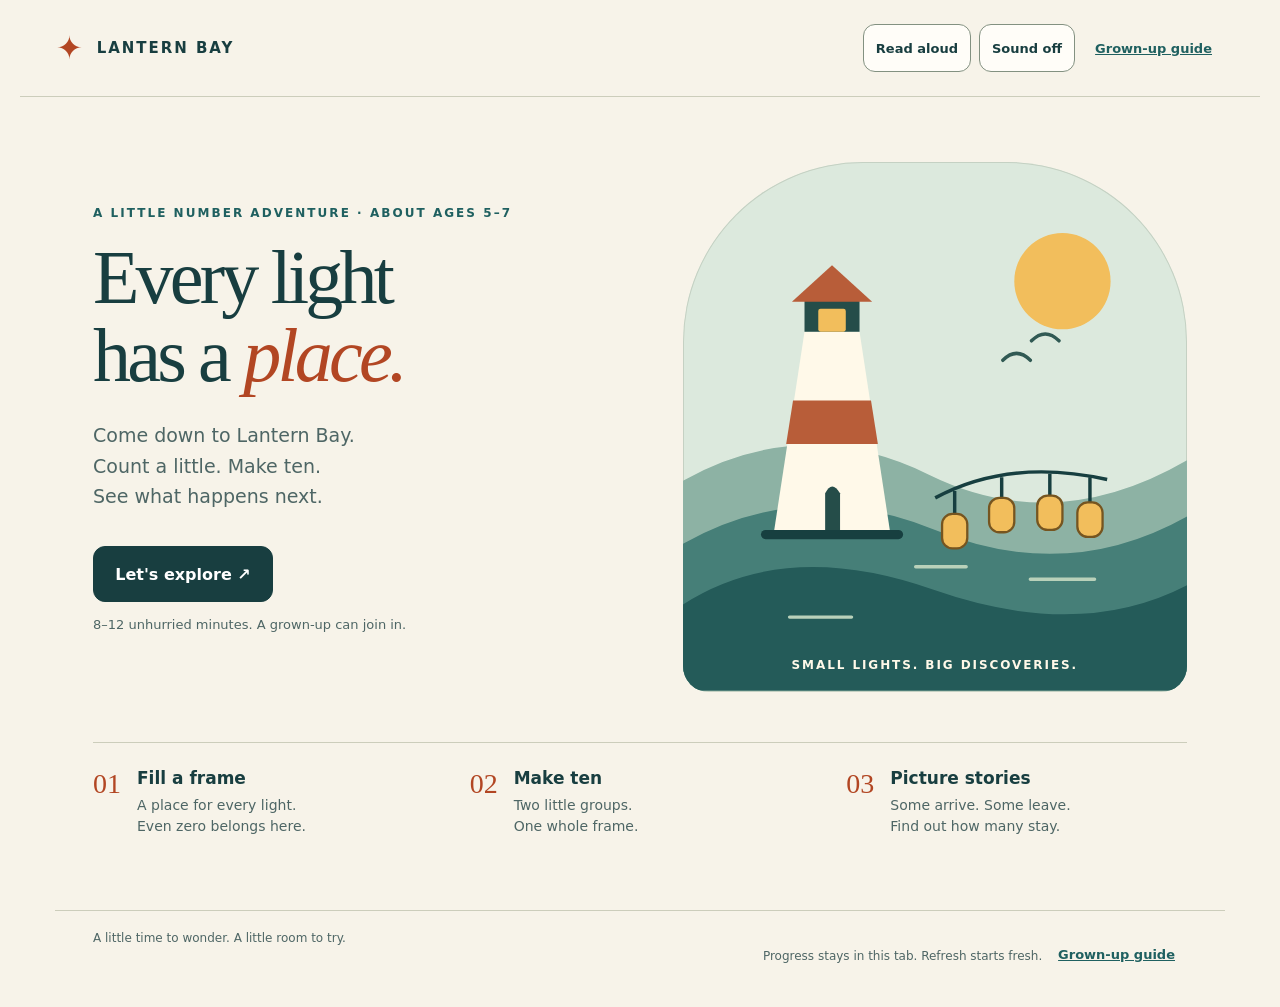
<file: index.html>
<!doctype html>
<html lang="en">
<head><meta charset="utf-8"><meta name="viewport" content="width=device-width,initial-scale=1"><meta name="theme-color" content="#173f40"><title>Lantern Bay · A little number adventure</title><link rel="stylesheet" href="style.css"></head>
<body>
<a class="skip" href="#main">Skip to activity</a>
<header class="top"><a class="brand" href="#" id="home" aria-label="Lantern Bay home"><span class="brand-mark" aria-hidden="true">✦</span> LANTERN BAY</a><div class="top-actions"><button id="read" class="small" type="button">Read aloud</button><button id="mute" class="small" type="button" aria-pressed="true">Sound off</button><a class="small guide" href="guide.html">Grown-up guide</a></div></header>
<p id="audio-status" class="tiny" role="status" hidden></p>
<main id="main" tabindex="-1"></main>
<footer>A little time to wonder. A little room to try.<span>Progress stays in this tab. Refresh starts fresh. <a href="guide.html" class="small guide">Grown-up guide</a></span></footer>
<script type="module" src="app.mjs"></script>
</body></html>
</file>
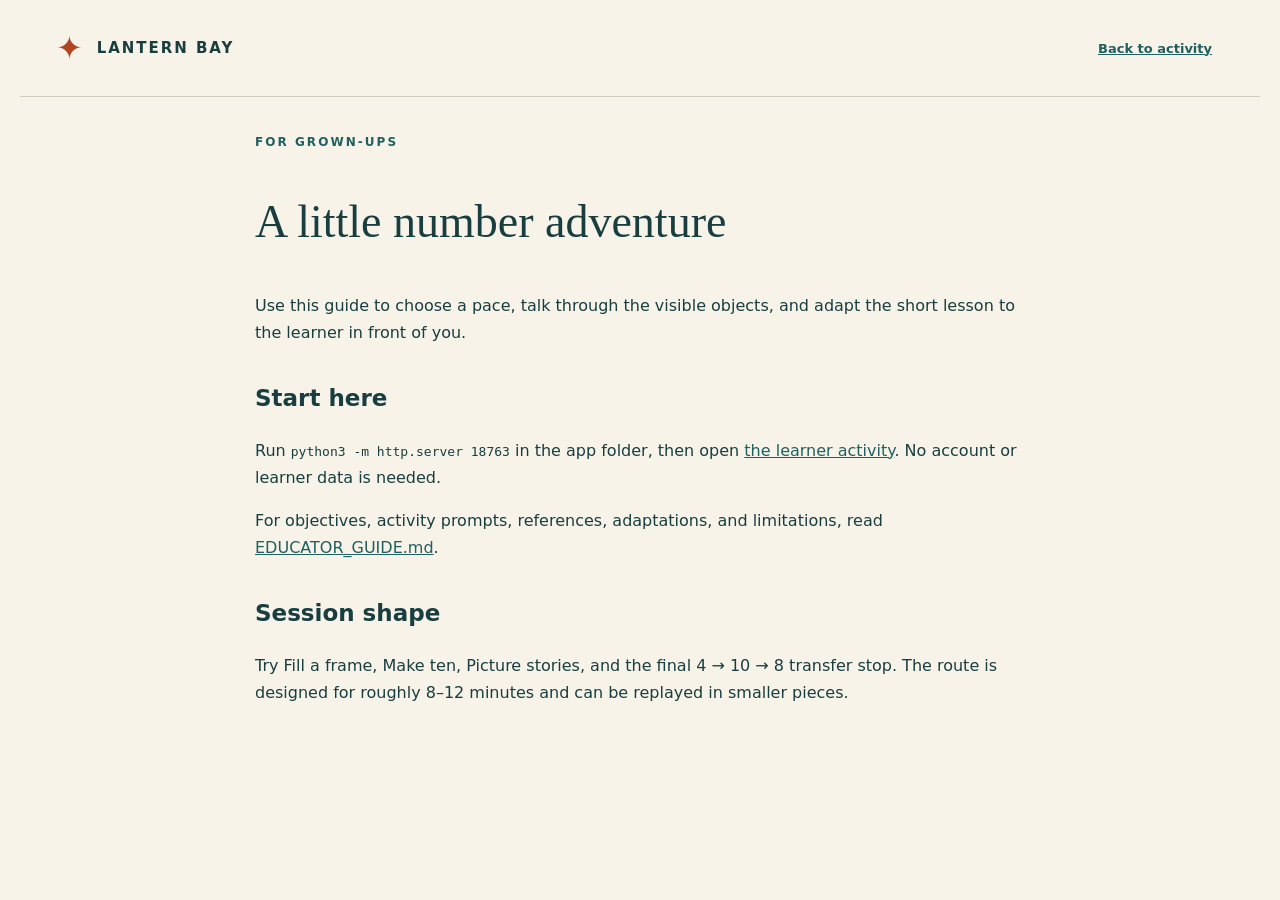
<file: guide.html>
<!doctype html>
<html lang="en">
<head>
  <meta charset="utf-8">
  <meta name="viewport" content="width=device-width,initial-scale=1">
  <meta name="theme-color" content="#173f40">
  <title>Lantern Bay · Grown-up guide</title>
  <link rel="stylesheet" href="style.css">
</head>
<body>
  <header class="top">
    <a class="brand" href="index.html" aria-label="Back to Lantern Bay"><span class="brand-mark" aria-hidden="true">✦</span> LANTERN BAY</a>
    <a class="small guide" href="index.html">Back to activity</a>
  </header>
  <main class="guide-page">
    <p class="eyebrow">For grown-ups</p>
    <h1>A little number adventure</h1>
    <p>Use this guide to choose a pace, talk through the visible objects, and adapt the short lesson to the learner in front of you.</p>
    <h2>Start here</h2>
    <p>Run <code>python3 -m http.server 18763</code> in the app folder, then open <a href="index.html">the learner activity</a>. No account or learner data is needed.</p>
    <p>For objectives, activity prompts, references, adaptations, and limitations, read <a href="EDUCATOR_GUIDE.md">EDUCATOR_GUIDE.md</a>.</p>
    <h2>Session shape</h2>
    <p>Try Fill a frame, Make ten, Picture stories, and the final 4 → 10 → 8 transfer stop. The route is designed for roughly 8–12 minutes and can be replayed in smaller pieces.</p>
  </main>
</body>
</html>
</file>
<file: style.css>
:root{--ink:#183e40;--muted:#4e6665;--paper:#f7f3e9;--white:#fffdf8;--line:#cccdbb;--teal:#1f6060;--gold:#f0ba50;--orange:#b24623;--wash:#e8eddf;font-family:system-ui,-apple-system,BlinkMacSystemFont,"Segoe UI",sans-serif;color:var(--ink);background:var(--paper);font-synthesis:none}*{box-sizing:border-box}body{margin:0}button,a,input,select{-webkit-tap-highlight-color:transparent}button,a{touch-action:manipulation}button,select{font:inherit}button{cursor:pointer;min-height:48px;border:1px solid var(--line);border-radius:12px;background:var(--white);color:var(--ink);padding:12px 18px;font-weight:650}button:hover{border-color:var(--teal);background:#eef2e7}button:disabled{cursor:default;opacity:.65}a{color:var(--teal)}:focus-visible{outline:3px solid #b24623;outline-offset:4px}.skip{position:absolute;top:-80px;left:12px;background:white;padding:15px;z-index:5}.skip:focus{top:12px}.top{max-width:1240px;margin:auto;display:flex;align-items:center;justify-content:space-between;gap:16px;padding:24px 36px;border-bottom:1px solid var(--line)}.brand{font-weight:850;letter-spacing:.13em;font-size:15px;text-decoration:none;display:flex;align-items:center;gap:12px;color:var(--ink)}.brand-mark{font-size:32px;color:var(--orange)}.top-actions{display:flex;align-items:center;gap:8px}.small{font-size:13px;min-height:48px;padding:10px 12px}.guide{display:inline-flex;align-items:center;font-weight:650}.hero{max-width:1170px;margin:0 auto;padding:65px 38px 50px;display:grid;grid-template-columns:1.05fr 1fr;gap:60px;align-items:center}.eyebrow{font-size:12px;letter-spacing:.17em;text-transform:uppercase;font-weight:800;color:var(--teal);margin:0 0 18px}.hero h1{font-family:Georgia,serif;font-size:clamp(48px,6vw,76px);font-weight:400;letter-spacing:-.05em;line-height:1.03;margin:0 0 26px}.hero h1 em{font-style:italic;color:var(--orange)}.intro{font-size:19px;line-height:1.6;max-width:420px;color:var(--muted)}.primary{background:var(--ink);color:white;border-color:var(--ink)}.primary:hover{background:var(--teal);color:white}.hero .primary{margin-top:16px;min-width:180px;min-height:56px}.tiny{font-size:13px;color:var(--muted);line-height:1.5}.bay-art{aspect-ratio:1/1.05;position:relative;overflow:hidden;border-radius:180px 180px 26px 26px;background:#dce9dd;box-shadow:inset 0 0 0 1px #c5d1c3}.bay-art svg{width:100%;height:100%;display:block}.art-label{position:absolute;bottom:20px;left:0;right:0;text-align:center;font-size:12px;letter-spacing:.16em;font-weight:800}.route{max-width:1094px;margin:0 auto 48px;border-top:1px solid var(--line);display:grid;grid-template-columns:repeat(3,1fr);gap:36px;padding:25px 0}.route article{display:flex;gap:16px}.route .number{color:var(--orange);font-family:Georgia,serif;font-size:28px}.route h2{font-size:17px;margin:0 0 7px}.route p{font-size:14px;line-height:1.5;color:var(--muted);margin:0}.lesson{max-width:1170px;margin:auto;padding:32px 38px 48px}.lesson-top{display:flex;justify-content:space-between;align-items:center;gap:12px;margin-bottom:25px}.lesson-top .eyebrow{margin:0}.lesson-nav{display:flex;gap:8px;flex-wrap:wrap;margin-bottom:24px}.lesson-nav button{font-size:14px;font-weight:650;padding:11px 15px}.lesson-nav button[aria-current=step]{background:var(--ink);color:white;border-color:var(--ink)}.workspace{display:grid;grid-template-columns:280px 1fr;gap:28px}.instruction{padding-top:12px}.instruction h1{font-family:Georgia,serif;font-weight:400;font-size:40px;line-height:1.1;letter-spacing:-.025em;margin:10px 0 18px}.instruction .prompt{font-size:20px;line-height:1.5;margin:0 0 18px}.instruction .badge{font-size:13px;color:var(--muted)}.support{border-top:1px solid var(--line);margin-top:25px;padding-top:18px}.support label{display:block;font-size:14px;font-weight:700;margin-bottom:8px}.support select{width:100%;background:var(--white);color:var(--ink);border:1px solid var(--line);border-radius:10px;min-height:48px;padding:8px}.support button{width:100%;margin-top:10px}.board{background:var(--white);border:1px solid var(--line);border-radius:24px;padding:28px;box-shadow:0 8px 0 #e9e7dc}.board-header{display:flex;align-items:center;justify-content:space-between;gap:15px;margin-bottom:20px}.board-header h2{font-size:15px;margin:0}.target{display:flex;align-items:center;gap:10px;font-size:13px}.target b{font-size:30px;font-weight:750}.frame{display:grid;grid-template-columns:repeat(5,minmax(48px,1fr));gap:9px;background:#eaf0e4;border:1px solid #c4d0bd;border-radius:18px;padding:12px}.slot{min-width:48px;min-height:60px;aspect-ratio:1;padding:0;display:flex;align-items:center;justify-content:center;border:1px dashed #81988b;border-radius:10px;background:#f7f9f2;position:relative}.slot:hover{background:#e3ecde}.slot .counter{width:65%;height:65%;border-radius:50%;background:var(--gold);border:2px solid #846127;display:grid;place-items:center;box-shadow:0 3px 0 #d6d8c8;color:#533a0d;font-size:clamp(21px,3vw,31px)}.slot .counter.original{background:var(--teal);color:white;border-color:#163f40}.slot .slot-number{font-size:15px;color:#51674e}.slot.locked{cursor:default;border-style:solid}.slot.locked:hover{background:#f7f9f2}.legend{display:flex;gap:16px;flex-wrap:wrap;font-size:13px;margin:14px 0;color:var(--muted)}.legend span{display:flex;align-items:center;gap:6px}.legend i{font-style:normal;font-weight:800}.quantity{font-size:17px;line-height:1.5;text-align:center;min-height:26px;margin:14px 0}.adjust{display:flex;align-items:center;justify-content:center;gap:12px;margin:14px 0 20px}.adjust button{min-width:92px}.feedback{border-radius:12px;background:#edf1e5;padding:14px 16px;min-height:68px;font-size:16px;line-height:1.5;margin-top:16px}.feedback.good{background:#e0efde;border-left:4px solid #285b30}.equation{font-size:27px;letter-spacing:.06em;font-weight:750;margin:8px 0;text-align:center}.board-actions{display:flex;gap:10px;justify-content:space-between;margin-top:18px;flex-wrap:wrap}.board-actions .primary{flex:1}.picture-strip{display:flex;flex-wrap:wrap;gap:5px;padding:10px 0 18px;min-height:45px;font-size:25px}.picture-strip span{display:grid;place-items:center;min-width:28px}.progress-row{display:flex;align-items:center;gap:12px;font-size:13px;color:var(--muted);margin:22px 0 0}.progress-row progress{accent-color:var(--teal);width:160px;height:10px}.demo{border:2px solid #bf8c29;background:#fff7de;border-radius:16px;padding:20px;margin-bottom:22px}.demo h2{font-size:20px;margin:0 0 10px}.demo p{line-height:1.5}.demo button{margin-top:10px}.demo-lights{font-size:29px;letter-spacing:10px;color:#825411;line-height:1.6}.summary{max-width:760px;margin:40px auto;padding:35px;background:var(--white);border:1px solid var(--line);border-radius:24px}.summary h1{font-family:Georgia,serif;font-size:44px;font-weight:400;margin:8px 0 20px}.summary p,.summary li{line-height:1.7}.summary li{margin:8px 0}.summary-actions{display:flex;gap:10px;flex-wrap:wrap}footer{max-width:1170px;margin:auto;padding:20px 38px 28px;border-top:1px solid var(--line);display:flex;justify-content:space-between;gap:20px;font-size:12px;color:var(--muted)}.guide-page{max-width:820px;margin:35px auto;padding:0 25px 35px;line-height:1.7}.guide-page h1{font-family:Georgia,serif;font-size:46px;font-weight:400}.guide-page h2{font-size:23px;margin-top:32px}.guide-page a{overflow-wrap:anywhere}.guide-page .small{display:inline-flex;align-items:center}
@media(max-width:900px){.top{padding:16px 22px}.hero{gap:30px;padding:40px 24px}.route{margin-left:24px;margin-right:24px;gap:20px}.lesson{padding:25px 24px}.workspace{grid-template-columns:220px 1fr;gap:20px}.board{padding:20px}.instruction h1{font-size:34px}.slot{min-height:48px}.frame{gap:6px;padding:8px}.slot .counter{font-size:22px}.top-actions .guide{display:none}}
@media(max-width:650px){.top{flex-wrap:wrap;gap:8px;padding:12px 18px}.brand{font-size:13px}.brand-mark{font-size:27px}.top-actions{margin-left:auto}.top-actions .small{font-size:12px;padding:8px}.hero{grid-template-columns:1fr;padding:32px 22px;gap:30px}.hero h1{font-size:54px;max-width:350px}.intro{font-size:18px}.bay-art{max-width:330px;width:100%;margin:0 auto;aspect-ratio:1.2}.route{grid-template-columns:1fr;gap:22px;margin:0 22px 32px}.lesson{padding:22px 16px}.lesson-top{align-items:flex-start}.lesson-nav{display:grid;grid-template-columns:1fr 1fr;gap:8px}.lesson-nav button{text-align:left;font-size:13px}.workspace{grid-template-columns:1fr}.instruction{padding:0}.instruction h1{font-size:34px;margin:8px 0 12px}.instruction .prompt{font-size:19px;margin-bottom:10px}.support{margin-top:15px;padding-top:15px;display:flex;flex-wrap:wrap;gap:8px;align-items:center}.support label{width:100%;margin:0}.support select{flex:1;width:auto;min-width:145px}.support button{width:auto;margin:0;padding:10px}.board{padding:16px;border-radius:18px}.frame{gap:6px;padding:8px}.slot{min-height:48px;min-width:0}.slot .counter{font-size:21px}.board-header{margin-bottom:14px}.board-actions button{padding:10px 12px}.picture-strip{padding-bottom:5px}.summary{margin:25px 16px;padding:24px}.summary h1{font-size:37px}footer{display:block;padding:20px 22px;line-height:1.7}footer span{display:block;margin-top:5px}.guide-page{padding:0 20px 30px}.guide-page h1{font-size:36px}}
@media(prefers-reduced-motion:reduce){*{scroll-behavior:auto!important;animation:none!important;transition:none!important}}

#audio-status{max-width:1170px;margin:12px auto;padding:0 24px}
button, .support select {border-color:#839181}
.slot {border-color:#6f8475}
.art-label {color:#fff9e9}
</file>
